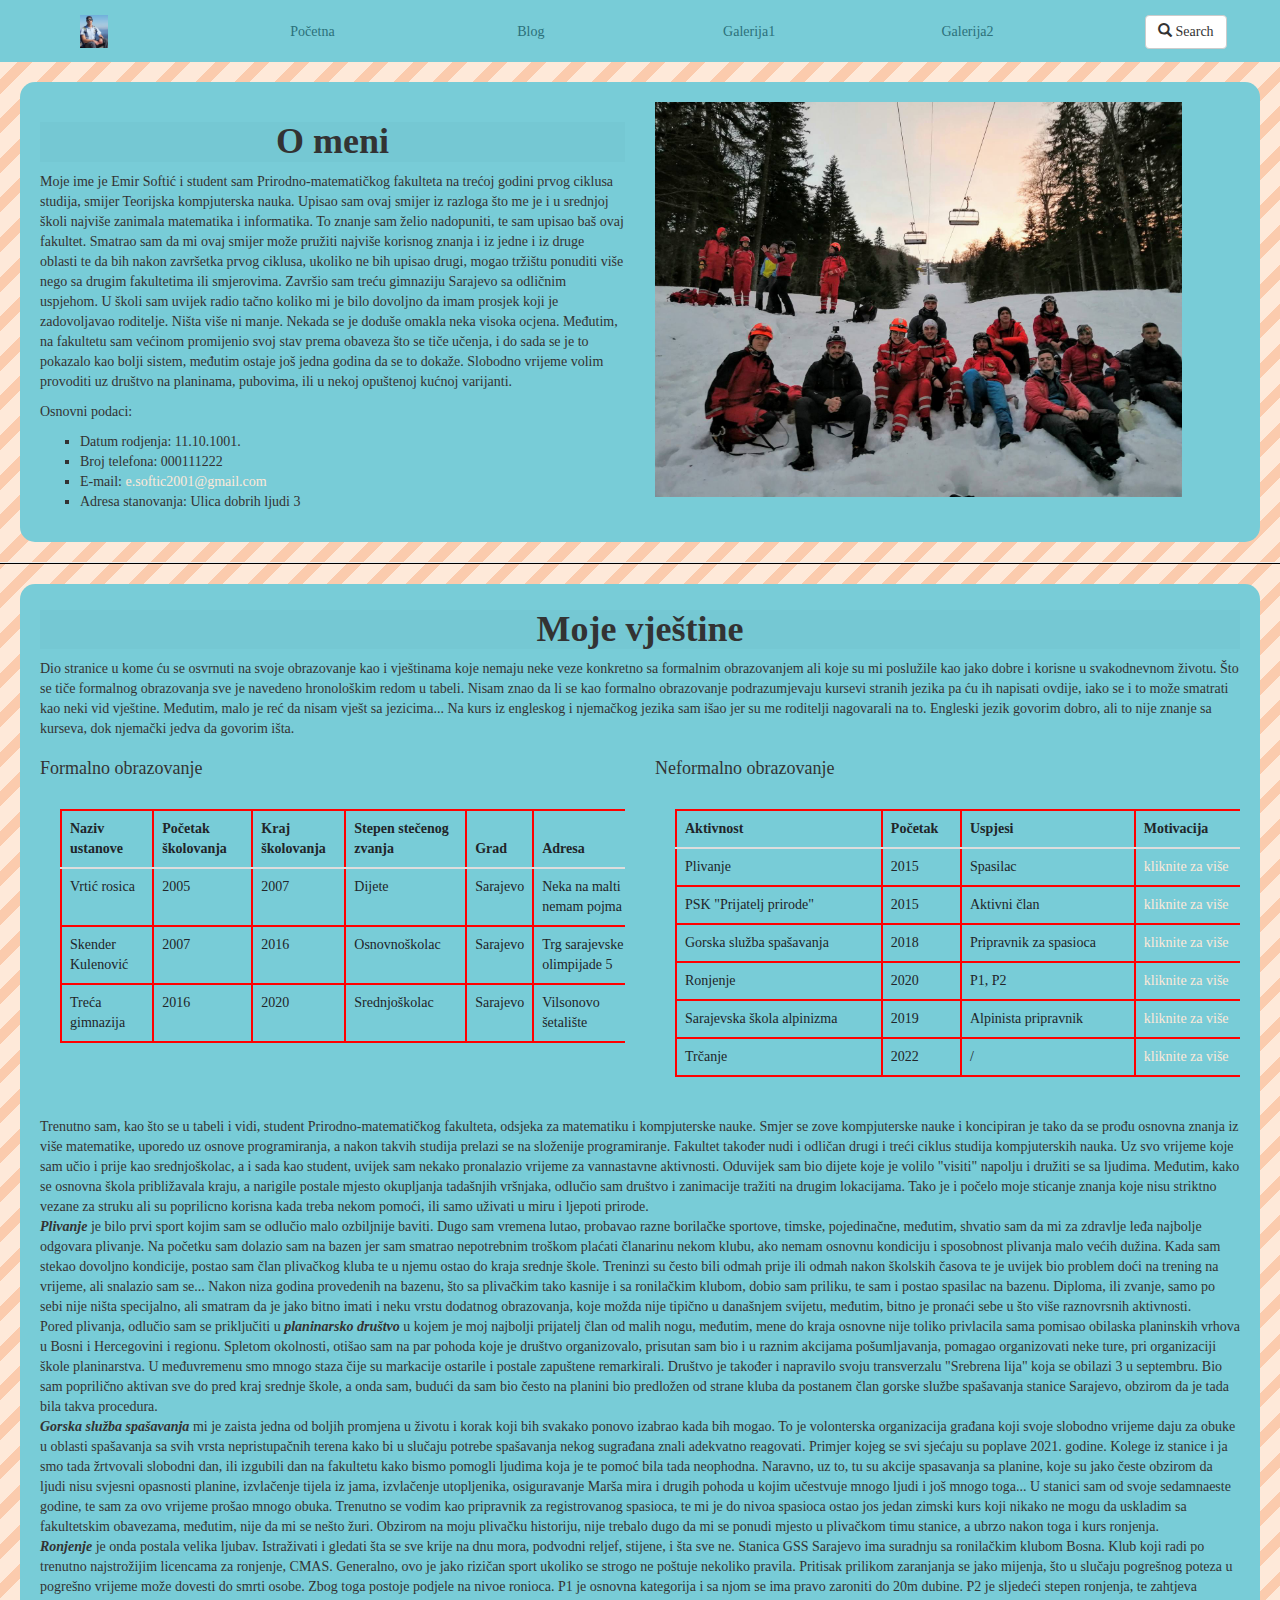
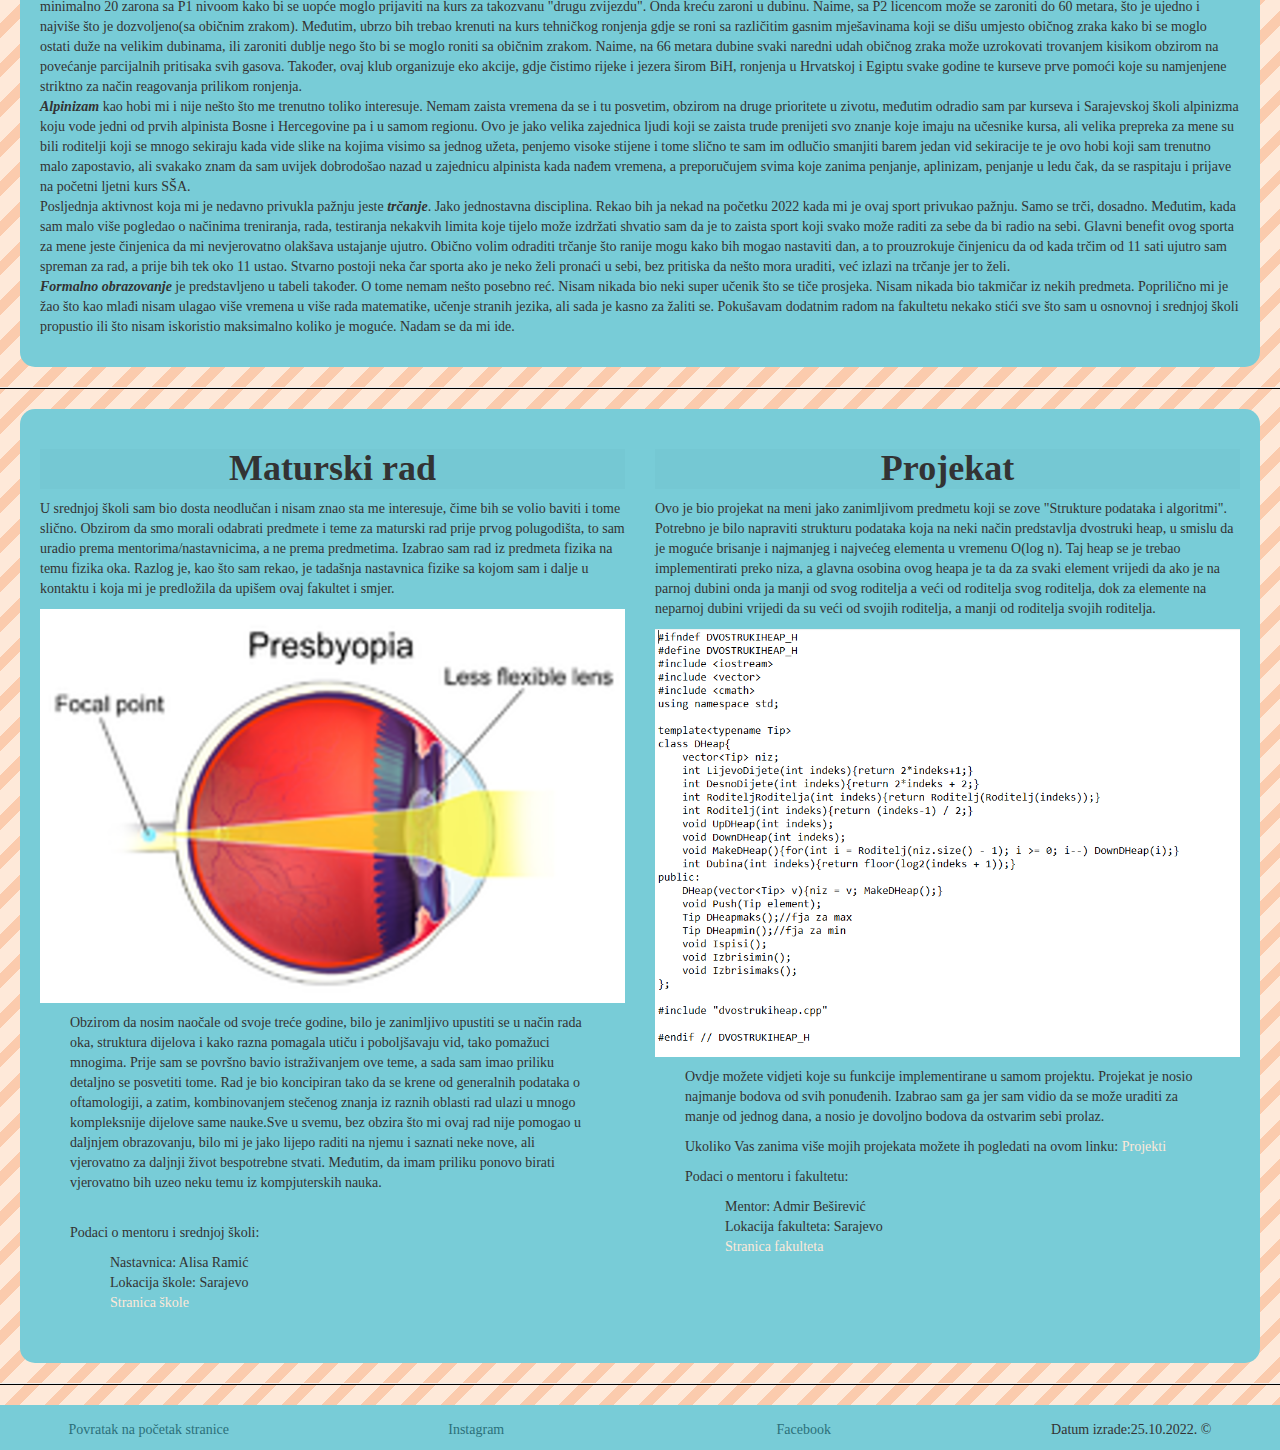
<file: EmirSofticPortfolio/Portfolio/MainStranica/index.html>
<!DOCTYPE html>
<html lang="en">
  <head>
    <meta charset="UTF-8" />
    <meta http-equiv="X-UA-Compatible" content="IE=edge" />
    <meta name="viewport" content="width=device-width, initial-scale=1.0" />
    <link rel="stylesheet" href="style1.css" />
    <title>PortfolioES</title>

    <link
      rel="stylesheet"
      href="https://maxcdn.bootstrapcdn.com/bootstrap/4.5.2/css/bootstrap.min.css"
    />
    <!--ikonica u tabu-->
    <link rel="icon" href="./slike1/browserimg - Copy.png" />

    <!-- jQuery library -->
    <script src="https://ajax.googleapis.com/ajax/libs/jquery/3.5.1/jquery.min.js"></script>

    <!-- Popper JS -->
    <script src="https://cdnjs.cloudflare.com/ajax/libs/popper.js/1.16.0/umd/popper.min.js"></script>

    <!-- Latest compiled JavaScript -->
    <script src="https://maxcdn.bootstrapcdn.com/bootstrap/4.5.2/js/bootstrap.min.js"></script>
    <!--Dio kopiran sa https://www.w3schools.com/bootstrap4/bootstrap_get_started.asp -->

    <!--Dio prekopiran sa https://www.w3schools.com/bootstrap/bootstrap_ref_comp_glyphs.asp?fbclid=IwAR2zUl0ClkGX0PPUV_ib9TyOIHfWFUBJmaNPndn3HTmfb4ZoZGIRohevljQ :: Sluzi mi da ubacim search qlyph-->
    <meta name="viewport" content="width=device-width, initial-scale=1" />
    <link
      rel="stylesheet"
      href="https://maxcdn.bootstrapcdn.com/bootstrap/3.4.0/css/bootstrap.min.css"
    />
  </head>

  <body>
    <!--Navigacijski meni -->
    <!--header komponenta-->
    <header class="header">
      <div class="row">
        <div class="col-lg-2 d-none d-lg-block" id="slika_koja_nestanje">
          <!--Moja slika sa transparentnom pozadinom-->
          <a href="#top"
            ><img
              src="./slike1/header_slika.jpg"
              alt="Mala_slika"
              width="15%"
              style="padding-bottom: 10px"
          /></a>
        </div>
        <!--linkovi za razlicite dijelove stranice-->
        <div class="col-lg-2 col-md-3 col-sm-6 nb">
          <a href="../MainStranica/index.html" class="lin">Početna</a>
        </div>
        <div class="col-lg-2 col-md-3 col-sm-6 nb">
          <a href="../BlogStranica/blog.html" class="lin">Blog</a>
        </div>
        <div class="col-lg-2 col-md-3 col-sm-6 nb">
          <a href="../Galerija1/galerija1.html" class="lin">Galerija1</a>
        </div>
        <div class="col-lg-2 col-md-2 col-sm-6 nb">
          <a href="../Galerija2/Galerija2.html" class="lin">Galerija2</a>
        </div>
        <!--glyphicon-->
        <!--Search polje koje nije funkcionalno-->
        <div class="col-lg-2 d-none d-lg-block">
          <button type="button" class="btn btn-default">
            <span class="glyphicon glyphicon-search"></span> Search
          </button>
        </div>
      </div>
    </header>
    <!--Article komponente-->

    <article class="projekti">
      <div class="row">
        <div class="col-lg-6 col-md-12 col-sm-12">
          <h1 class="Naslov">O meni</h1>
          <!-- Oblast gdje
ću ukratko napisati nešto o interesima, postaviti sliku drugaciju nego u headeru, osnovne podatke, kako se i trazi-->
          <p>
            Moje ime je Emir Softić i student sam Prirodno-matematičkog
            fakulteta na trećoj godini prvog ciklusa studija, smijer Teorijska
            kompjuterska nauka. Upisao sam ovaj smijer iz razloga što me je i u
            srednjoj školi najviše zanimala matematika i informatika. To znanje
            sam želio nadopuniti, te sam upisao baš ovaj fakultet. Smatrao sam
            da mi ovaj smijer može pružiti najviše korisnog znanja i iz jedne i
            iz druge oblasti te da bih nakon završetka prvog ciklusa, ukoliko ne
            bih upisao drugi, mogao tržištu ponuditi više nego sa drugim
            fakultetima ili smjerovima. Završio sam treću gimnaziju Sarajevo sa
            odličnim uspjehom. U školi sam uvijek radio tačno koliko mi je bilo
            dovoljno da imam prosjek koji je zadovoljavao roditelje. Ništa više
            ni manje. Nekada se je doduše omakla neka visoka ocjena. Međutim, na
            fakultetu sam većinom promijenio svoj stav prema obaveza što se tiče
            učenja, i do sada se je to pokazalo kao bolji sistem, međutim ostaje
            još jedna godina da se to dokaže. Slobodno vrijeme volim provoditi
            uz društvo na planinama, pubovima, ili u nekoj opuštenoj kućnoj
            varijanti.
          </p>
          <p>Osnovni podaci:</p>
          <ul>
            <li>Datum rodjenja: 11.10.1001.</li>
            <li>Broj telefona: 000111222</li>
            <li>
              E-mail:
              <a href="mailto:e.softic2001@gmail.com">e.softic2001@gmail.com</a>
            </li>
            <li>Adresa stanovanja: Ulica dobrih ljudi 3</li>
          </ul>
        </div>
        <div class="col-lg-6 col-md-12 col-sm-12">
          <img
            src="slike1/raja.jpg"
            alt="Slika mene i moje ekipe GSS-a"
            width="90%"
          />
        </div>
      </div>
    </article>
    <hr class="linija" />

    <!--main komponente-->

    <main class="projekti" style="padding-top: 6px">
      <!--Oblast stranice o obrazovanju i skillovima-->
      <h1 class="Naslov">Moje vještine</h1>
      <p>
        Dio stranice u kome ću se osvrnuti na svoje obrazovanje kao i vještinama
        koje nemaju neke veze konkretno sa formalnim obrazovanjem ali koje su mi
        poslužile kao jako dobre i korisne u svakodnevnom životu. Što se tiče
        formalnog obrazovanja sve je navedeno hronološkim redom u tabeli. Nisam
        znao da li se kao formalno obrazovanje podrazumjevaju kursevi stranih
        jezika pa ću ih napisati ovdije, iako se i to može smatrati kao neki vid
        vještine. Međutim, malo je reć da nisam vješt sa jezicima... Na kurs iz
        engleskog i njemačkog jezika sam išao jer su me roditelji nagovarali na
        to. Engleski jezik govorim dobro, ali to nije znanje sa kurseva, dok
        njemački jedva da govorim išta.
      </p>

      <div class="tabele">
        <div class="row">
          <div class="col-lg-6 col-sm-12 tabela1">
            <h4>Formalno obrazovanje</h4>
            <div class="table-responsive">
              <table class="table">
                <!--Tabela formalnog obrazovanja hronoloski-->
                <thead>
                  <tr>
                    <th scope="col">Naziv ustanove</th>
                    <th scope="col">Početak školovanja</th>
                    <th scope="col">Kraj školovanja</th>
                    <th scope="col">Stepen stečenog zvanja</th>
                    <th scope="col">Grad</th>
                    <th scope="col">Adresa</th>
                  </tr>
                </thead>
                <tbody>
                  <tr>
                    <td>Vrtić rosica</td>
                    <td>2005</td>
                    <td>2007</td>
                    <td>Dijete</td>
                    <td>Sarajevo</td>
                    <td>Neka na malti nemam pojma</td>
                  </tr>
                  <tr>
                    <td>Skender Kulenović</td>
                    <td>2007</td>
                    <td>2016</td>
                    <td>Osnovnoškolac</td>
                    <td>Sarajevo</td>
                    <td>Trg sarajevske olimpijade 5</td>
                  </tr>
                  <tr>
                    <td>Treća gimnazija</td>
                    <td>2016</td>
                    <td>2020</td>
                    <td>Srednjoškolac</td>
                    <td>Sarajevo</td>
                    <td>Vilsonovo šetalište</td>
                  </tr>
                </tbody>
              </table>
            </div>
          </div>
          <div class="col-lg-6 col-sm-12 tabela2">
            <h4>Neformalno obrazovanje</h4>
            <!--Dio za neformalno obrazovanje sa hiperlinkovima-->
            <div class="table-responsive">
              <table class="table">
                <thead>
                  <tr>
                    <th scope="col">Aktivnost</th>
                    <th scope="col">Početak</th>
                    <th scope="col">Uspjesi</th>
                    <th scope="col">Motivacija</th>
                  </tr>
                </thead>
                <tbody>
                  <tr>
                    <td>Plivanje</td>
                    <td>2015</td>
                    <td>Spasilac</td>
                    <!--unutrasni linkovi-->
                    <td><a href="#plivanje">kliknite za više</a></td>
                  </tr>
                  <tr>
                    <td>PSK "Prijatelj prirode"</td>
                    <td>2015</td>
                    <td>Aktivni član</td>
                    <!--unutrasni linkovi-->
                    <td><a href="#planinarenje">kliknite za više</a></td>
                  </tr>
                  <tr>
                    <td>Gorska služba spašavanja</td>
                    <td>2018</td>
                    <td>Pripravnik za spasioca</td>
                    <!--unutrasni linkovi-->
                    <td><a href="#GSS">kliknite za više</a></td>
                  </tr>
                  <tr>
                    <td>Ronjenje</td>
                    <td>2020</td>
                    <td>P1, P2</td>
                    <!--unutrasni linkovi-->
                    <td><a href="#RK">kliknite za više</a></td>
                  </tr>
                  <tr>
                    <td>Sarajevska škola alpinizma</td>
                    <td>2019</td>
                    <!--unutrasni linkovi-->
                    <td>Alpinista pripravnik</td>
                    <td><a href="#SSA">kliknite za više</a></td>
                  </tr>
                  <tr>
                    <td>Trčanje</td>
                    <td>2022</td>
                    <td>/</td>
                    <!--unutrasni linkovi-->
                    <td><a href="#tr">kliknite za više</a></td>
                  </tr>
                </tbody>
              </table>
            </div>
          </div>
        </div>
      </div>

      <p style="padding-top: 20px">
        Trenutno sam, kao što se u tabeli i vidi, student Prirodno-matematičkog
        fakulteta, odsjeka za matematiku i kompjuterske nauke. Smjer se zove
        kompjuterske nauke i koncipiran je tako da se prođu osnovna znanja iz
        više matematike, uporedo uz osnove programiranja, a nakon takvih studija
        prelazi se na složenije programiranje. Fakultet također nudi i odličan
        drugi i treći ciklus studija kompjuterskih nauka. Uz svo vrijeme koje
        sam učio i prije kao srednjoškolac, a i sada kao student, uvijek sam
        nekako pronalazio vrijeme za vannastavne aktivnosti. Oduvijek sam bio
        dijete koje je volilo "visiti" napolju i družiti se sa ljudima. Međutim,
        kako se osnovna škola približavala kraju, a narigile postale mjesto
        okupljanja tadašnjih vršnjaka, odlučio sam društvo i zanimacije tražiti
        na drugim lokacijama. Tako je i počelo moje sticanje znanja koje nisu
        striktno vezane za struku ali su poprilicno korisna kada treba nekom
        pomoći, ili samo uživati u miru i ljepoti prirode.<br />
        <!--unutrasni linkovi-->
        <span id="plivanje"> <em>Plivanje</em></span> je bilo prvi sport kojim
        sam se odlučio malo ozbiljnije baviti. Dugo sam vremena lutao, probavao
        razne borilačke sportove, timske, pojedinačne, međutim, shvatio sam da
        mi za zdravlje leđa najbolje odgovara plivanje. Na početku sam dolazio
        sam na bazen jer sam smatrao nepotrebnim troškom plaćati članarinu nekom
        klubu, ako nemam osnovnu kondiciju i sposobnost plivanja malo većih
        dužina. Kada sam stekao dovoljno kondicije, postao sam član plivačkog
        kluba te u njemu ostao do kraja srednje škole. Treninzi su često bili
        odmah prije ili odmah nakon školskih časova te je uvijek bio problem
        doći na trening na vrijeme, ali snalazio sam se... Nakon niza godina
        provedenih na bazenu, što sa plivačkim tako kasnije i sa ronilačkim
        klubom, dobio sam priliku, te sam i postao spasilac na bazenu. Diploma,
        ili zvanje, samo po sebi nije ništa specijalno, ali smatram da je jako
        bitno imati i neku vrstu dodatnog obrazovanja, koje možda nije tipično u
        današnjem svijetu, međutim, bitno je pronaći sebe u što više raznovrsnih
        aktivnosti. <br />
        <!--unutrasni linkovi-->
        <span id="planinarenje">Pored</span> plivanja, odlučio sam se
        priključiti u <em>planinarsko društvo</em> u kojem je moj najbolji
        prijatelj član od malih nogu, međutim, mene do kraja osnovne nije toliko
        privlacila sama pomisao obilaska planinskih vrhova u Bosni i Hercegovini
        i regionu. Spletom okolnosti, otišao sam na par pohoda koje je društvo
        organizovalo, prisutan sam bio i u raznim akcijama pošumljavanja,
        pomagao organizovati neke ture, pri organizaciji škole planinarstva. U
        međuvremenu smo mnogo staza čije su markacije ostarile i postale
        zapuštene remarkirali. Društvo je također i napravilo svoju transverzalu
        "Srebrena lija" koja se obilazi 3 u septembru. Bio sam poprilično
        aktivan sve do pred kraj srednje škole, a onda sam, budući da sam bio
        često na planini bio predložen od strane kluba da postanem član gorske
        službe spašavanja stanice Sarajevo, obzirom da je tada bila takva
        procedura. <br />
        <!--unutrasni linkovi-->
        <span id="GSS"> <em>Gorska služba spašavanja</em></span> mi je zaista
        jedna od boljih promjena u životu i korak koji bih svakako ponovo
        izabrao kada bih mogao. To je volonterska organizacija građana koji
        svoje slobodno vrijeme daju za obuke u oblasti spašavanja sa svih vrsta
        nepristupačnih terena kako bi u slučaju potrebe spašavanja nekog
        sugrađana znali adekvatno reagovati. Primjer kojeg se svi sjećaju su
        poplave 2021. godine. Kolege iz stanice i ja smo tada žrtvovali slobodni
        dan, ili izgubili dan na fakultetu kako bismo pomogli ljudima koja je te
        pomoć bila tada neophodna. Naravno, uz to, tu su akcije spasavanja sa
        planine, koje su jako česte obzirom da ljudi nisu svjesni opasnosti
        planine, izvlačenje tijela iz jama, izvlačenje utopljenika, osiguravanje
        Marša mira i drugih pohoda u kojim učestvuje mnogo ljudi i još mnogo
        toga... U stanici sam od svoje sedamnaeste godine, te sam za ovo vrijeme
        prošao mnogo obuka. Trenutno se vodim kao pripravnik za registrovanog
        spasioca, te mi je do nivoa spasioca ostao jos jedan zimski kurs koji
        nikako ne mogu da uskladim sa fakultetskim obavezama, međutim, nije da
        mi se nešto žuri. Obzirom na moju plivačku historiju, nije trebalo dugo
        da mi se ponudi mjesto u plivačkom timu stanice, a ubrzo nakon toga i
        kurs ronjenja. <br />
        <!--unutrasni linkovi-->
        <span id="RK"> <em>Ronjenje</em></span> je onda postala velika ljubav.
        Istraživati i gledati šta se sve krije na dnu mora, podvodni reljef,
        stijene, i šta sve ne. Stanica GSS Sarajevo ima suradnju sa ronilačkim
        klubom Bosna. Klub koji radi po trenutno najstrožijim licencama za
        ronjenje, CMAS. Generalno, ovo je jako rizičan sport ukoliko se strogo
        ne poštuje nekoliko pravila. Pritisak prilikom zaranjanja se jako
        mijenja, što u slučaju pogrešnog poteza u pogrešno vrijeme može dovesti
        do smrti osobe. Zbog toga postoje podjele na nivoe ronioca. P1 je
        osnovna kategorija i sa njom se ima pravo zaroniti do 20m dubine. P2 je
        sljedeći stepen ronjenja, te zahtjeva minimalno 20 zarona sa P1 nivoom
        kako bi se uopće moglo prijaviti na kurs za takozvanu "drugu zvijezdu".
        Onda kreću zaroni u dubinu. Naime, sa P2 licencom može se zaroniti do 60
        metara, što je ujedno i najviše što je dozvoljeno(sa običnim zrakom).
        Međutim, ubrzo bih trebao krenuti na kurs tehničkog ronjenja gdje se
        roni sa različitim gasnim mješavinama koji se dišu umjesto običnog zraka
        kako bi se moglo ostati duže na velikim dubinama, ili zaroniti dublje
        nego što bi se moglo roniti sa običnim zrakom. Naime, na 66 metara
        dubine svaki naredni udah običnog zraka može uzrokovati trovanjem
        kisikom obzirom na povećanje parcijalnih pritisaka svih gasova. Također,
        ovaj klub organizuje eko akcije, gdje čistimo rijeke i jezera širom BiH,
        ronjenja u Hrvatskoj i Egiptu svake godine te kurseve prve pomoći koje
        su namjenjene striktno za način reagovanja prilikom ronjenja. <br />
        <span id="SSA"> <em>Alpinizam</em></span> kao hobi mi i nije nešto što
        me trenutno toliko interesuje. Nemam zaista vremena da se i tu posvetim,
        obzirom na druge prioritete u zivotu, međutim odradio sam par kurseva i
        Sarajevskoj školi alpinizma koju vode jedni od prvih alpinista Bosne i
        Hercegovine pa i u samom regionu. Ovo je jako velika zajednica ljudi
        koji se zaista trude prenijeti svo znanje koje imaju na učesnike kursa,
        ali velika prepreka za mene su bili roditelji koji se mnogo sekiraju
        kada vide slike na kojima visimo sa jednog užeta, penjemo visoke stijene
        i tome slično te sam im odlučio smanjiti barem jedan vid sekiracije te
        je ovo hobi koji sam trenutno malo zapostavio, ali svakako znam da sam
        uvijek dobrodošao nazad u zajednicu alpinista kada nađem vremena, a
        preporučujem svima koje zanima penjanje, aplinizam, penjanje u ledu čak,
        da se raspitaju i prijave na početni ljetni kurs SŠA. <br />
        <!--unutrasni linkovi-->
        <span id="tr">Posljednja</span> aktivnost koja mi je nedavno privukla
        pažnju jeste <em>trčanje</em>. Jako jednostavna disciplina. Rekao bih ja
        nekad na početku 2022 kada mi je ovaj sport privukao pažnju. Samo se
        trči, dosadno. Međutim, kada sam malo više pogledao o načinima
        treniranja, rada, testiranja nekakvih limita koje tijelo može izdržati
        shvatio sam da je to zaista sport koji svako može raditi za sebe da bi
        radio na sebi. Glavni benefit ovog sporta za mene jeste činjenica da mi
        nevjerovatno olakšava ustajanje ujutro. Obično volim odraditi trčanje
        što ranije mogu kako bih mogao nastaviti dan, a to prouzrokuje činjenicu
        da od kada trčim od 11 sati ujutro sam spreman za rad, a prije bih tek
        oko 11 ustao. Stvarno postoji neka čar sporta ako je neko želi pronaći u
        sebi, bez pritiska da nešto mora uraditi, već izlazi na trčanje jer to
        želi. <br />
        <!--unutrasni linkovi-->
        <span id="formalno"><em>Formalno obrazovanje</em></span> je
        predstavljeno u tabeli također. O tome nemam nešto posebno reć. Nisam
        nikada bio neki super učenik što se tiče prosjeka. Nisam nikada bio
        takmičar iz nekih predmeta. Poprilično mi je žao što kao mlađi nisam
        ulagao više vremena u više rada matematike, učenje stranih jezika, ali
        sada je kasno za žaliti se. Pokušavam dodatnim radom na fakultetu nekako
        stići sve što sam u osnovnoj i srednjoj školi propustio ili što nisam
        iskoristio maksimalno koliko je moguće. Nadam se da mi ide.
      </p>
    </main>
    <hr class="linija" />
    <!--Main komponente-->

    <main>
      <!--Article komponente-->

      <article class="projekti">
        <div class="row">
          <div class="col-sm-6">
            <!--dio stranice posvecen mom maturskom-->
            <h1 class="Naslov">Maturski rad</h1>
            <p>
              U srednjoj školi sam bio dosta neodlučan i nisam znao sta me
              interesuje, čime bih se volio baviti i tome slično. Obzirom da smo
              morali odabrati predmete i teme za maturski rad prije prvog
              polugodišta, to sam uradio prema mentorima/nastavnicima, a ne
              prema predmetima. Izabrao sam rad iz predmeta fizika na temu
              fizika oka. Razlog je, kao što sam rekao, je tadašnja nastavnica
              fizike sa kojom sam i dalje u kontaktu i koja mi je predložila da
              upišem ovaj fakultet i smjer.
            </p>
            <img
              class="slika_projekat"
              src="slike1/slika_oko.png"
              alt="slika vezana za maturski"
              width="100%"
              ;
            />
            <aside>
              <p>
                Obzirom da nosim naočale od svoje treće godine, bilo je
                zanimljivo upustiti se u način rada oka, struktura dijelova i
                kako razna pomagala utiču i poboljšavaju vid, tako pomažuci
                mnogima. Prije sam se površno bavio istraživanjem ove teme, a
                sada sam imao priliku detaljno se posvetiti tome. Rad je bio
                koncipiran tako da se krene od generalnih podataka o
                oftamologiji, a zatim, kombinovanjem stečenog znanja iz raznih
                oblasti rad ulazi u mnogo kompleksnije dijelove same nauke.Sve u
                svemu, bez obzira što mi ovaj rad nije pomogao u daljnjem
                obrazovanju, bilo mi je jako lijepo raditi na njemu i saznati
                neke nove, ali vjerovatno za daljnji život bespotrebne stvati.
                Međutim, da imam priliku ponovo birati vjerovatno bih uzeo neku
                temu iz kompjuterskih nauka.
              </p>
              <br />
              <p>Podaci o mentoru i srednjoj školi:</p>
              <ul class="podaci">
                <li>Nastavnica: Alisa Ramić</li>
                <li>Lokacija škole: Sarajevo</li>
                <li>
                  <div class="link">
                    <!--vanjski link-->
                    <a href="https://treca-gimnazija.edu.ba/" target="_blank"
                      >Stranica škole</a
                    >
                  </div>
                </li>
              </ul>
            </aside>
          </div>

          <div class="col-sm-6">
            <!--dio stranice o mom projektu na fakultetu-->
            <h1 class="Naslov">Projekat</h1>
            <p>
              Ovo je bio projekat na meni jako zanimljivom predmetu koji se zove
              "Strukture podataka i algoritmi". Potrebno je bilo napraviti
              strukturu podataka koja na neki način predstavlja dvostruki heap,
              u smislu da je moguće brisanje i najmanjeg i najvećeg elementa u
              vremenu O(log n). Taj heap se je trebao implementirati preko niza,
              a glavna osobina ovog heapa je ta da za svaki element vrijedi da
              ako je na parnoj dubini onda ja manji od svog roditelja a veći od
              roditelja svog roditelja, dok za elemente na neparnoj dubini
              vrijedi da su veći od svojih roditelja, a manji od roditelja
              svojih roditelja.
            </p>
            <img
              class="slika_projekat"
              src="slike1/slika_h_fajla_projekat.png"
              alt="slika projekta"
              width="100%"
              ;
            />
            <aside>
              <p>
                Ovdje možete vidjeti koje su funkcije implementirane u samom
                projektu. Projekat je nosio najmanje bodova od svih ponuđenih.
                Izabrao sam ga jer sam vidio da se može uraditi za manje od
                jednog dana, a nosio je dovoljno bodova da ostvarim sebi prolaz.
              </p>
              <p>
                Ukoliko Vas zanima više mojih projekata možete ih pogledati na
                ovom linku:
                <!--link za projekte-->
                <a href="../Projekti/projekti.html">Projekti</a>
              </p>
              <p>Podaci o mentoru i fakultetu:</p>
              <ul class="podaci">
                <li>Mentor: Admir Beširević</li>
                <li>Lokacija fakulteta: Sarajevo</li>
                <li>
                  <div class="link">
                    <!--vanjski link-->
                    <a href="https://pmf.unsa.ba/" target="_blank"
                      >Stranica fakulteta</a
                    >
                  </div>
                </li>
              </ul>
            </aside>
          </div>
        </div>
      </article>
    </main>
    <!--futer sa svim dijelovima koje trebaju-->
    <hr class="linija" />
    <footer class="footer">
      <div class="row">
        <div class="col-12 col-sm-3">
          <!--unutrasni linkovi-->
          <a href="#top" class="lin">Povratak na početak stranice</a>
        </div>
        <div class="col-12 col-sm-3">
          <a
            href="https://www.instagram.com/emir.softic01/"
            target="_blank"
            class="lin"
            >Instagram</a
          >
        </div>
        <div class="col-12 col-sm-3">
          <a
            href="https://www.facebook.com/softa.01"
            target="_blank"
            class="lin"
            >Facebook</a
          >
        </div>

        <div class="col-12 col-sm-3">
          <p>Datum izrade:25.10.2022. &#169;</p>
        </div>
      </div>
    </footer>
  </body>
</html>
</file>
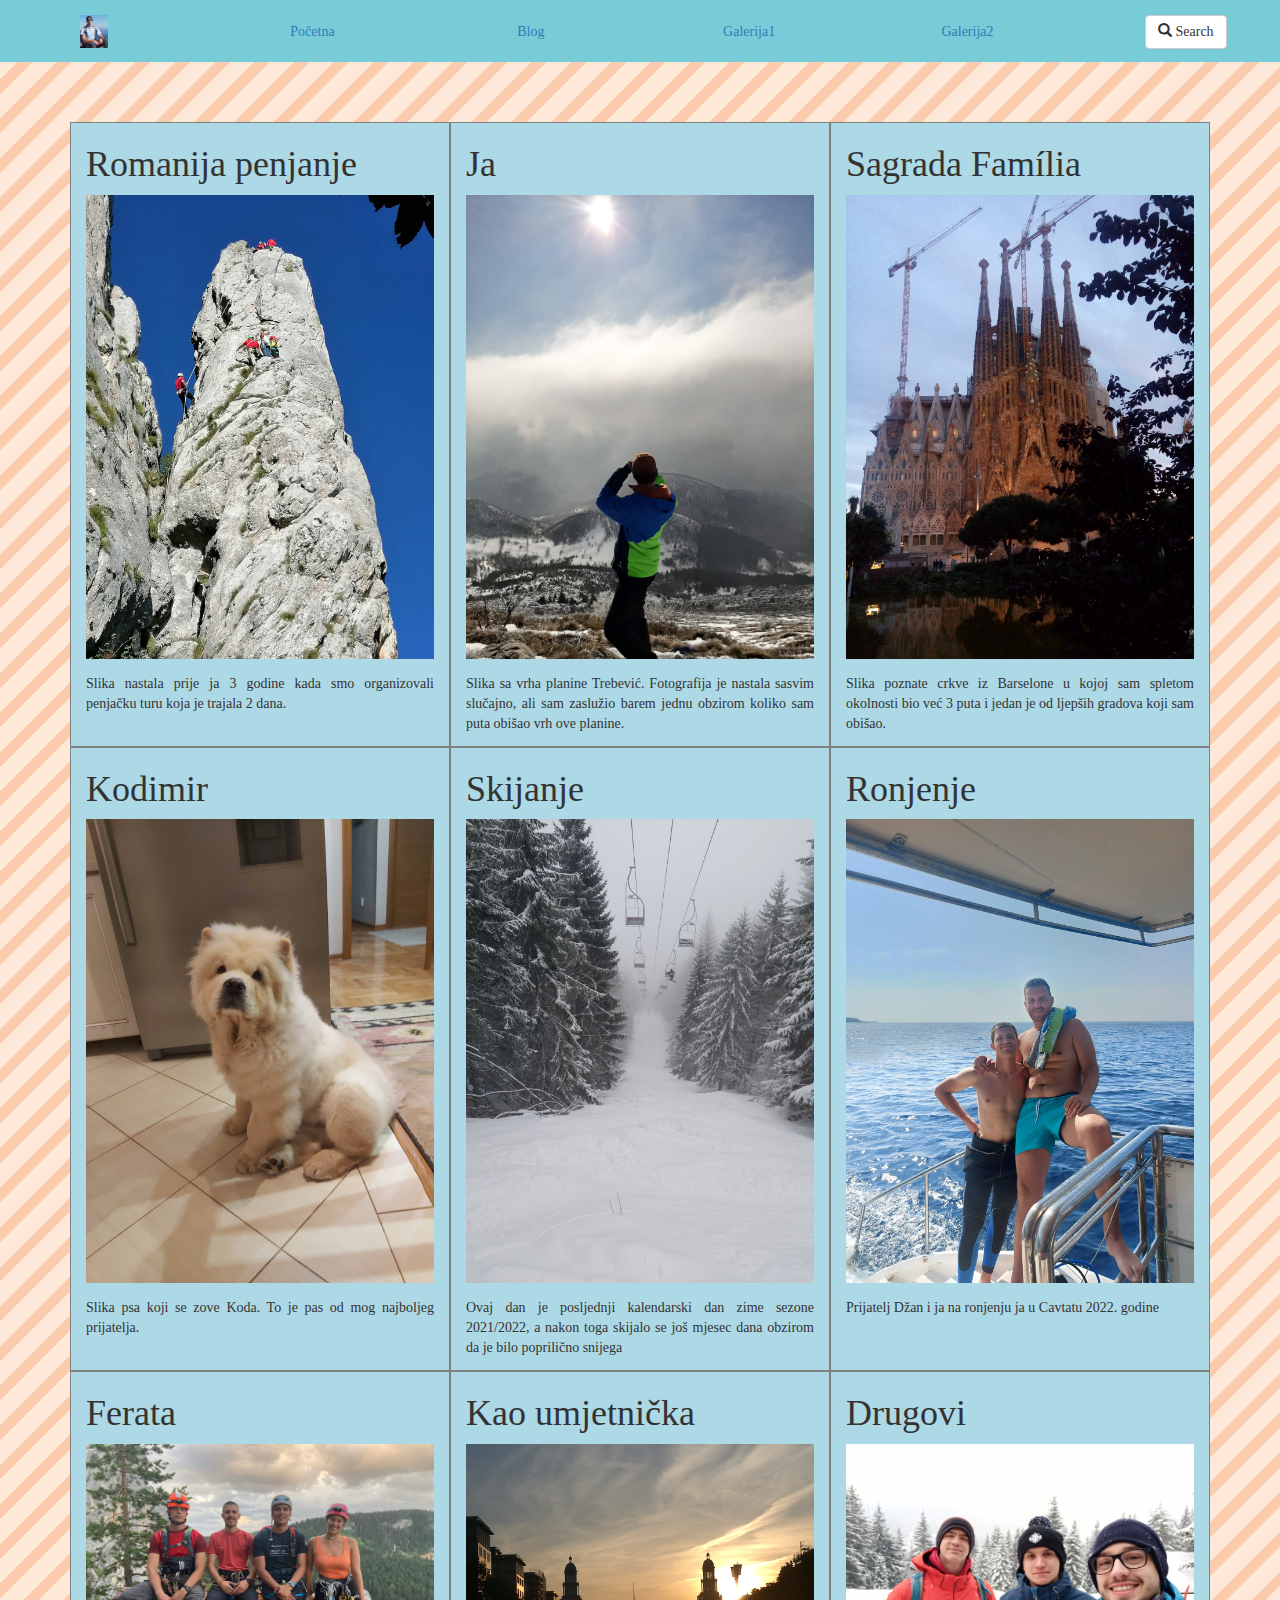
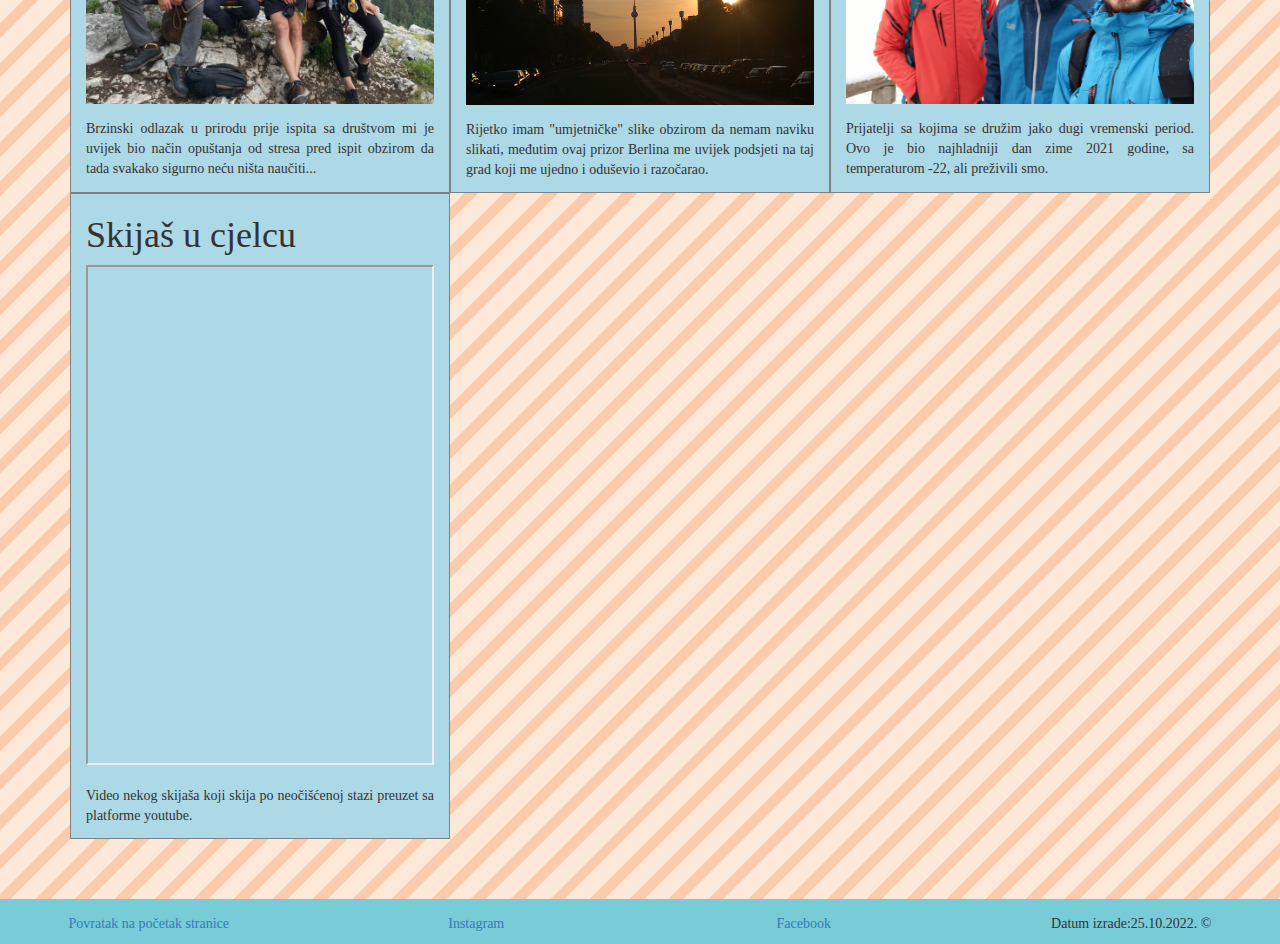
<file: EmirSofticPortfolio/Portfolio/Galerija1/galerija1.html>
<!DOCTYPE html>
<html lang="en">
  <head>
    <meta charset="UTF-8" />
    <meta http-equiv="X-UA-Compatible" content="IE=edge" />
    <meta name="viewport" content="width=device-width, initial-scale=1.0" />
    <link rel="stylesheet" href="stylegal1.css" />
    <title>Galerija1</title>

    <link
      rel="stylesheet"
      href="https://maxcdn.bootstrapcdn.com/bootstrap/4.5.2/css/bootstrap.min.css"
    />
    <!--ikonica u tabu-->
    <link rel="icon" href="./g1photo/browserimg - Copy.png" />

    <!-- jQuery library -->
    <script src="https://ajax.googleapis.com/ajax/libs/jquery/3.5.1/jquery.min.js"></script>

    <!-- Popper JS -->
    <script src="https://cdnjs.cloudflare.com/ajax/libs/popper.js/1.16.0/umd/popper.min.js"></script>

    <!-- Latest compiled JavaScript -->
    <script src="https://maxcdn.bootstrapcdn.com/bootstrap/4.5.2/js/bootstrap.min.js"></script>
    <!--Dio kopiran sa https://www.w3schools.com/bootstrap4/bootstrap_get_started.asp -->

    <!--Dio prekopiran sa https://www.w3schools.com/bootstrap/bootstrap_ref_comp_glyphs.asp?fbclid=IwAR2zUl0ClkGX0PPUV_ib9TyOIHfWFUBJmaNPndn3HTmfb4ZoZGIRohevljQ :: Sluzi mi da ubacim search qlyph-->
    <meta name="viewport" content="width=device-width, initial-scale=1" />
    <link
      rel="stylesheet"
      href="https://maxcdn.bootstrapcdn.com/bootstrap/3.4.0/css/bootstrap.min.css"
    />
  </head>
  <body>
    <!--Navigacijski meni -->
    <header class="header">
      <div class="row">
        <div class="col-lg-2 d-none d-lg-block" id="slika_koja_nestanje">
          <!--Moja slika sa transparentnom pozadinom-->
          <a href="../MainStranica/index.html"
            ><img
              src="./g1photo/header_slika.jpg"
              alt="Mala_slika"
              width="15%"
              style="padding-bottom: 10px"
          /></a>
        </div>
        <div class="col-lg-2 col-md-3 col-sm-6 nb">
          <a href="../MainStranica/index.html" class="lin">Početna</a>
        </div>
        <div class="col-lg-2 col-md-3 col-sm-6 nb">
          <a href="../BlogStranica/blog.html" class="lin">Blog</a>
        </div>
        <div class="col-lg-2 col-md-3 col-sm-6 nb">
          <a href="../Galerija1/galerija1.html" class="lin">Galerija1</a>
        </div>
        <div class="col-lg-2 col-md-2 col-sm-6 nb">
          <a href="../Galerija2/Galerija2.html" class="lin">Galerija2</a>
        </div>
        <!--glyphicon-->
        <!--Search polje koje nije funkcionalno-->
        <div class="col-lg-2 d-none d-lg-block">
          <button type="button" class="btn btn-default">
            <span class="glyphicon glyphicon-search"></span> Search
          </button>
        </div>
      </div>
    </header>
    <!--Galerija prvog tipa sve kako se trazilo-->
    <div class="container">
      <div class="row">
        <div class="col-lg-4 col-md-6 col-sm-12 element">
          <!--figure komšponenta-->
          <figure>
            <!--opis slike-->
            <h1 class="naslov">Romanija penjanje</h1>
            <!--slika-->
            <img
              class="slika"
              src="./g1photo/0-02-0a-06f88b1e0d1ea6a98e8e94045e6c07f8b5b90713021548fbfa86e837dace9dda_1a892819.jpg"
              alt="Slika penjača"
              width="100%"
            />
            <p class="slika">
              <!--kratki opis-->
              <!--Ovo se nalazi i u drugoj galeriji, i u ostalim slikama, video cu obiljeziti posebno-->
              Slika nastala prije ja 3 godine kada smo organizovali penjačku
              turu koja je trajala 2 dana.
            </p>
          </figure>
        </div>
        <div class="col-lg-4 col-md-6 col-sm-12 element">
          <figure>
          <h1 class="naslov">Ja</h1>
          <img src="./g1photo/ja.jpg" alt="Slika mene" width="100%" />
          <p>
            Slika sa vrha planine Trebević. Fotografija je nastala sasvim
            slučajno, ali sam zaslužio barem jednu obzirom koliko sam puta
            obišao vrh ove planine.
          </p>
</figure>
        </div>
        <div class="col-lg-4 col-md-6 col-sm-12 element">
          <figure>
          <h1 class="naslov">Sagrada Família</h1>
          <img
            src="./g1photo/20170501_210056.jpg"
            alt="Slika crkve Sagrada Familia"
            width="100%"
          />
          <p>
            Slika poznate crkve iz Barselone u kojoj sam spletom okolnosti bio
            već 3 puta i jedan je od ljepših gradova koji sam obišao.
          </p>
          </figure>
        </div>
        <div class="col-lg-4 col-md-6 col-sm-12 element">
          <figure>
          <h1 class="naslov">Kodimir</h1>
          <img src="./g1photo/koda.jpg" alt="Slika psa" width="100%" />
          <p>
            Slika psa koji se zove Koda. To je pas od mog najboljeg prijatelja.
          </p>
          </figure>
        </div>
        <div class="col-lg-4 col-md-6 col-sm-12 element">
<figure></figure>
          <h1 class="naslov">Skijanje</h1>
          <img
            src="./g1photo/cjelac.jpg"
            alt="Slika skijanja sa Igmana"
            width="100%"
          />
          <p>
            Ovaj dan je posljednji kalendarski dan zime sezone 2021/2022, a
            nakon toga skijalo se još mjesec dana obzirom da je bilo poprilično
            snijega
          </p>
</figure>
        </div>
        <div class="col-lg-4 col-md-6 col-sm-12 element">
          <!--figure komponenta-->
          <figure>
          <h1 class="naslov">Ronjenje</h1>
          <img src="./g1photo/dzan.jpg" alt="Slika ronilaca" width="100%" />
          <p>Prijatelj Džan i ja na ronjenju ja u Cavtatu 2022. godine</p>
          </figure>
        </div>
        <div class="col-lg-4 col-md-6 col-sm-12 element">
          <figure>
          <h1 class="naslov">Ferata</h1>
          <img
            src="./g1photo/ekipica.jpg"
            alt="slika mog društva"
            width="100%"
          />
          <p>
            Brzinski odlazak u prirodu prije ispita sa društvom mi je uvijek bio
            način opuštanja od stresa pred ispit obzirom da tada svakako sigurno
            neću ništa naučiti...
          </p>
          </figure>
        </div>
        <div class="col-lg-4 col-md-6 col-sm-12 element">
          <!--figure komponenta-->
          <figure>
          <h1 class="naslov">Kao umjetnička</h1>
          <img
            src="./g1photo/IMG_20180429_195055.jpg"
            alt="Slika grada Berlin"
            width="100%"
          />
          <p>
            Rijetko imam "umjetničke" slike obzirom da nemam naviku slikati,
            međutim ovaj prizor Berlina me uvijek podsjeti na taj grad koji me
            ujedno i oduševio i razočarao.
          </p>
          </figure>
        </div>
        <div class="col-lg-4 col-md-6 col-sm-12 element">
          <!--figure komponenta-->
          <figure>
          <h1 class="naslov">Drugovi</h1>
          <img
            src="./g1photo/dula_adi.jpg"
            alt="Slika sa mojim prijateljima"
            width="100%"
          />
          <p>
            Prijatelji sa kojima se družim jako dugi vremenski period. Ovo je
            bio najhladniji dan zime 2021 godine, sa temperaturom -22, ali
            preživili smo.
          </p>
          </figure>
        </div>
        <div class="col-lg-4 col-md-6 col-sm-12 element">
          <!--Opis tj. naslov videa-->
          <h1 class="naslov">Skijaš u cjelcu</h1>
          <!--video-->
          <iframe
            width="100%"
            height="500px"
            src="https://www.youtube.com/embed/PqxOSQXP7kg?controls=0"
          >
          </iframe>
          <!--opis slike-->
          <p>
            Video nekog skijaša koji skija po neočišćenoj stazi preuzet sa
            platforme youtube.
          </p>
        </div>
      </div>
    </div>
    <!--futer sa svim neophodnim dijelovima-->
    <footer class="footer">
      <div class="row">
        <div class="col-12 col-sm-3">
          <a href="#top">Povratak na početak stranice</a>
        </div>
        <div class="col-12 col-sm-3">
          <a
            href="https://www.instagram.com/emir.softic01/"
            target="_blank"
            class="lin"
            >Instagram</a
          >
        </div>
        <div class="col-12 col-sm-3">
          <a
            href="https://www.facebook.com/softa.01"
            target="_blank"
            class="lin"
            >Facebook</a
          >
        </div>
        <div class="col-12 col-sm-3">
          <p>Datum izrade:25.10.2022. &#169;</p>
        </div>
      </div>
    </footer>
  </body>
</html>
</file>
<file: EmirSofticPortfolio/Portfolio/MainStranica/style1.css>
* {
    font-family: "Comic Sans", cursive;
}
/* Navigacijski dio, djelimicno kopiran sa https://www.w3schools.com/howto/howto_css_fixed_menu.asp, 
ali ne sve. Dijelovi su izbaceni i modifikovani tako da mi odgovaraju stilu stranica. */
/*pristup klasi*/
.header{
    background-color: #78ccd7;
    width: 100%;
    height: 100%;
    text-align: center;
    padding-top: 15px;
    /*position: fixed;*/
}

.header a:hover{
    text-decoration: none;
    background-color:white;
    color: black;
    padding: 0.7%;
    border-radius: 5px;
}
#slika_koja_nestanje:hover{
    opacity: 0.3;
}
.nb{
    margin-top: 7px;
    padding-bottom: 20px;
}
.slika_projekat{
    float:left;
    padding-bottom: 10px;
}
.podaci{
    list-style-type: none;
}
.mojaPrica{
    text-align: justify;
    margin-top: 10px;
    margin-left: 80px;
    margin-right: 120px;
}
.projekti{
    margin: 20px;
    text-align: left;
}
.lin{
    color: #2c707a;
}
.footer{
    display: block;
    box-sizing: border-box;
    text-align: center;
    background-color: #78ccd7;
    padding-top: 15px;
}
.footer a:hover {
    text-decoration: none;
    background-color: white;
    color: black;
    padding: 0.7%;
    border-radius: 5px;
}
/*visited elektori*/
.footer a:visited{
    color: #F2F1EF;
}
ul{
    list-style-type:square;
}

.linija{
    height: 1px;
    background-color: #000;
}
.projekti{
    border-radius: 15px;
    padding: 20px;
    background-color: #78ccd7;
}
.Naslov{
    text-align: center;
    background-color: rgba(98,169,179,0.1);
    font-weight: bold;
}

/*ideja uzeta sa : https: //techstacker.com/how-to-make-elements-zoom-on-hover-with-css/
radi povecanja linka prilikom hovera da ucinim tekst zanimljivijim*/
/*Pristup tagu unutar taga*/
.projekti a {
    color: #fee9d9;
    text-decoration: none;
}

.link{
    transition: transform .0s;
}
.link:hover{
    transform: scale(1.01);
}
.link a:hover{
    color: black;
    text-decoration: none;
    padding: 0.3px;
    background-color: white;
    border-radius: 3px;
}
table, td, tr, th{
    border: 2px solid red;
    border-collapse: collapse;
}
.table{
    margin: 20px;
    border: 2px solid red;
        border-collapse: collapse;
}
p{
    margin: 20px;
}
em{
    font-weight: bold;
}
body{
    background-image: repeating-linear-gradient(135deg, #fbcbad 0, #fbcbad .75em,#fee9d9 0, #fee9d9 2em);
}
/*Active selektor*/
tr a:active{
    color: red;
}
/*Hover selektor*/
tr a:hover{
    text-decoration: none;
}
aside{
    margin: 30px;
}
</file>
<file: EmirSofticPortfolio/Portfolio/Galerija1/stylegal1.css>
*{
    font-family: "Comic Sans", cursive;
}

.header {
    background-color: #78ccd7;
    width: 100%;
    height: 100%;
    text-align: center;
    padding-top: 15px;
}

.header a:hover {
    text-decoration: none;
    background-color: white;
    color: black;
    padding: 0.7%;
    border-radius: 5px;
}
#slika_koja_nestanje:hover {
    opacity: 0.3;
}
.nb {
    margin-top: 7px;
    padding-bottom: 20px;
}
.footer {
    display: block;
    box-sizing: border-box;
    text-align: center;
    background-color: #78ccd7;
    padding-top: 15px;
}

.footer a:hover {
    text-decoration: none;
    background-color: white;
    color: black;
    padding: 0.7%;
    border-radius: 5px;
}
.footer a:visited {
    color: #F2F1EF;
}
.container {
    margin-top: 20px;
    margin-bottom: 20px;
    height: 100%;
    display: flex;
    justify-content: center;
    align-items: center;
    padding: 40px;
}
body {
    background-image: repeating-linear-gradient(135deg, #fbcbad 0, #fbcbad .75em, #fee9d9 0, #fee9d9 2em);
}
.element {
    padding: 2px 10px;
    background-color: rgb(173,216, 230);
    text-align: justify;
    border: 1px solid gray;
}
.container p{
    padding-top: 15px;
}
</file>
